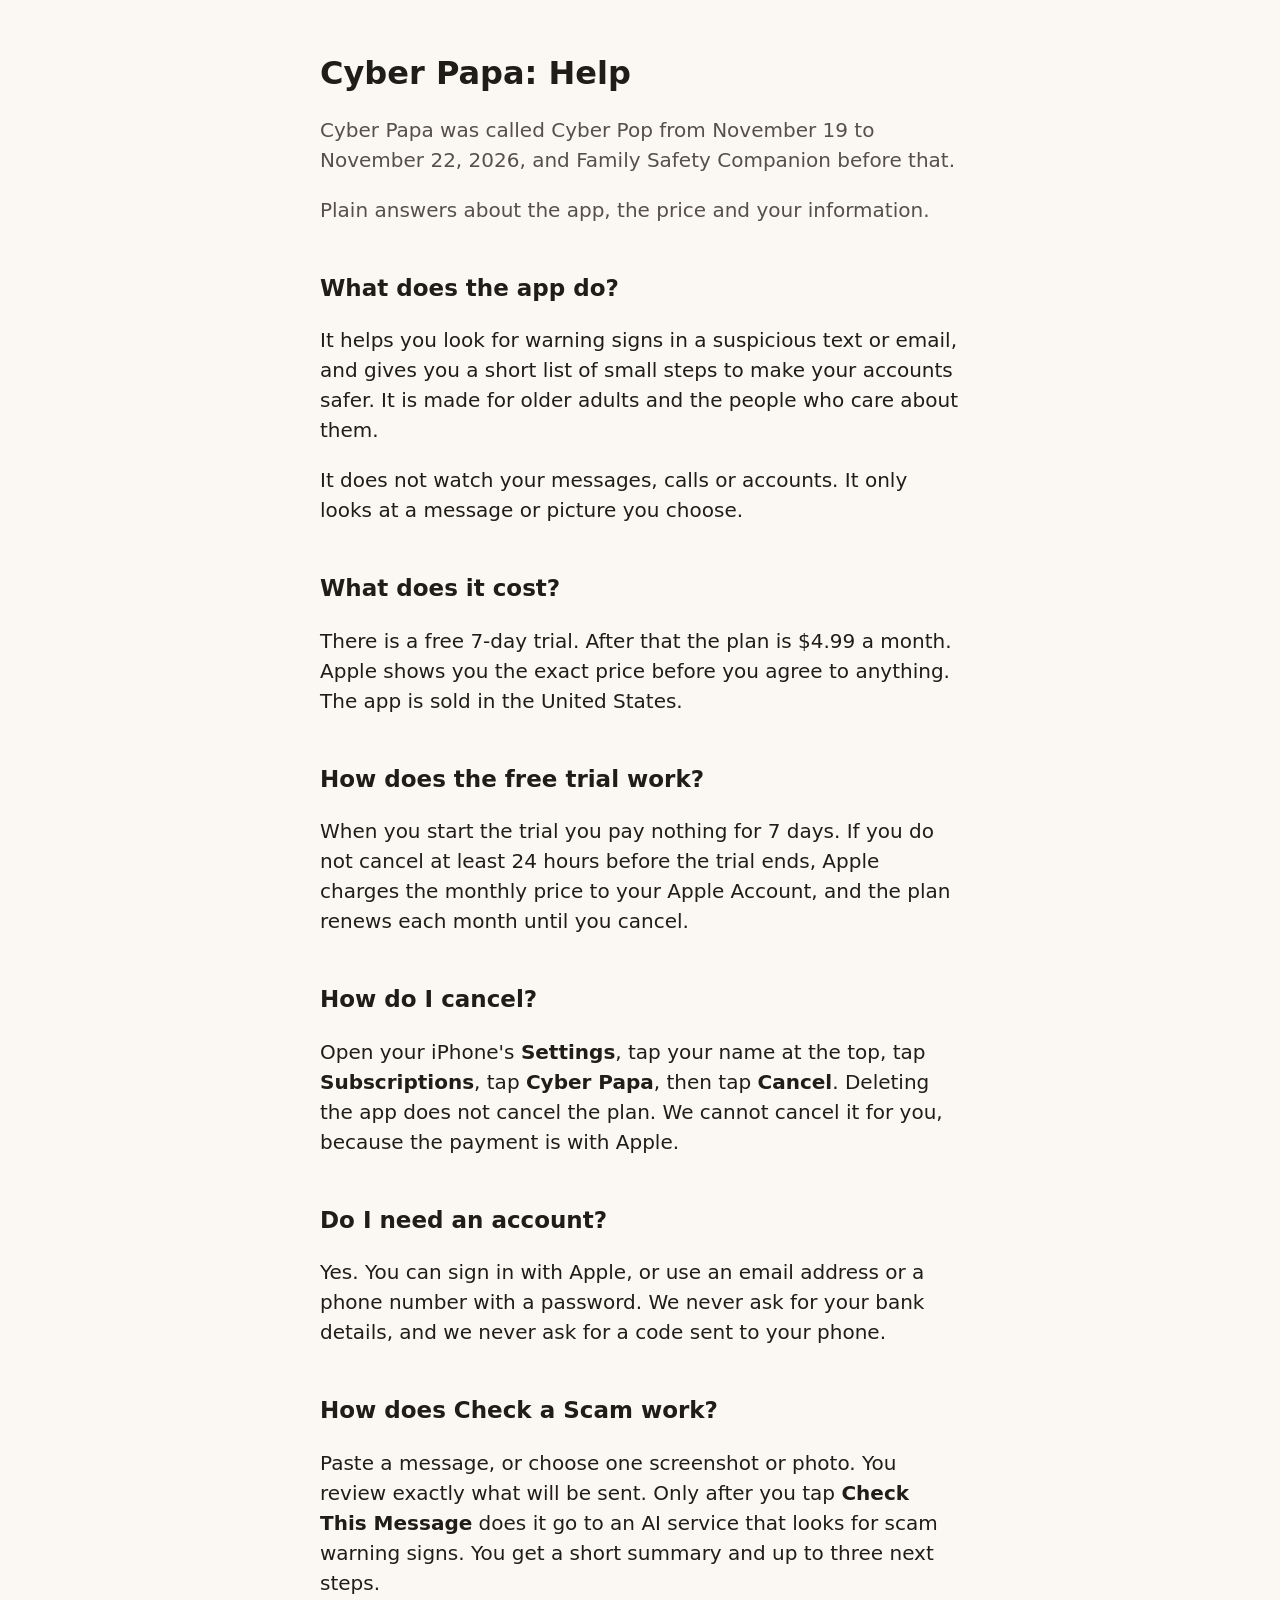
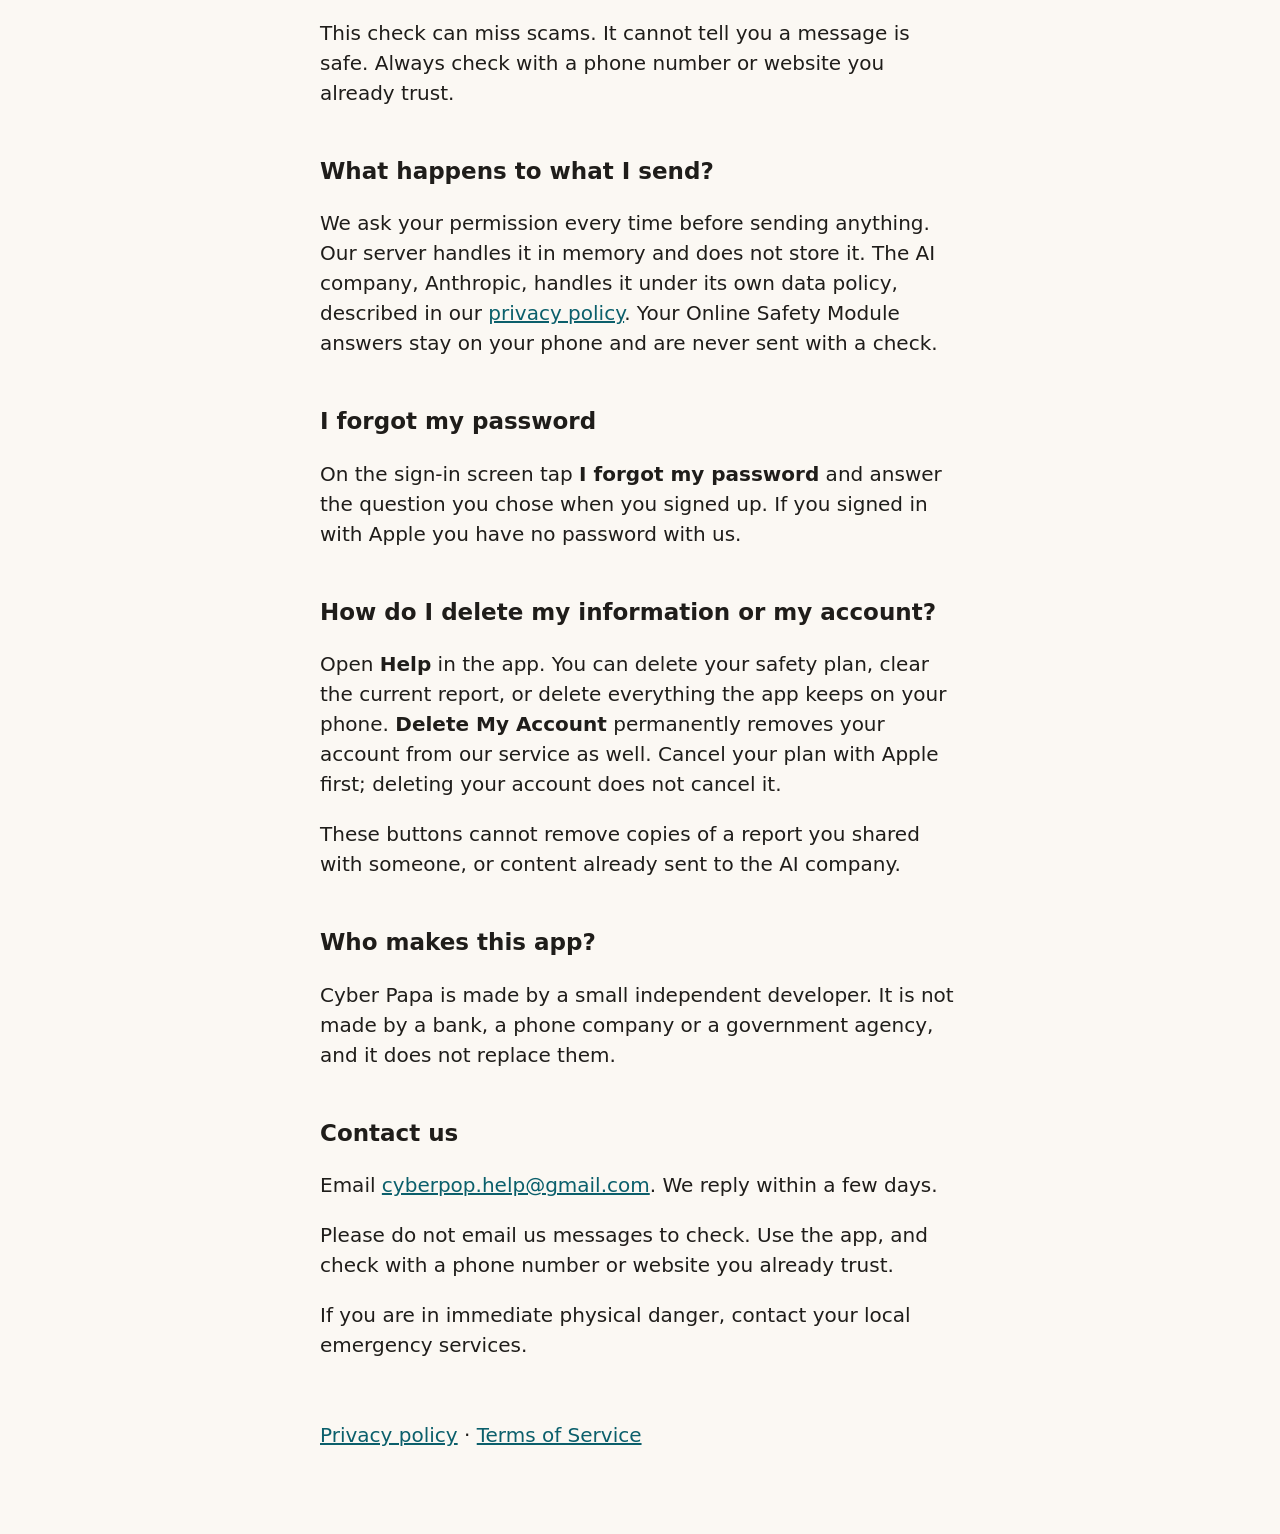
<file: index.html>
<!doctype html>
<html lang="en">
<head>
<meta charset="utf-8">
<meta name="viewport" content="width=device-width, initial-scale=1">
<title>Help · Cyber Papa</title>
<link rel="stylesheet" href="style.css">
</head>
<body>
<main>
<h1>Cyber Papa: Help</h1>
<p class="meta">Cyber Papa was called Cyber Pop from November 19 to November 22, 2026, and Family Safety Companion before that.</p>
<p class="lead">Plain answers about the app, the price and your information.</p>

<h2>What does the app do?</h2>
<p>It helps you look for warning signs in a suspicious text or email, and gives you a short list of small steps to make your accounts safer. It is made for older adults and the people who care about them.</p>
<p>It does not watch your messages, calls or accounts. It only looks at a message or picture you choose.</p>

<h2>What does it cost?</h2>
<p>There is a free 7-day trial. After that the plan is $4.99 a month. Apple shows you the exact price before you agree to anything. The app is sold in the United States.</p>

<h2>How does the free trial work?</h2>
<p>When you start the trial you pay nothing for 7 days. If you do not cancel at least 24 hours before the trial ends, Apple charges the monthly price to your Apple Account, and the plan renews each month until you cancel.</p>

<h2>How do I cancel?</h2>
<p>Open your iPhone's <strong>Settings</strong>, tap your name at the top, tap <strong>Subscriptions</strong>, tap <strong>Cyber Papa</strong>, then tap <strong>Cancel</strong>. Deleting the app does not cancel the plan. We cannot cancel it for you, because the payment is with Apple.</p>

<h2>Do I need an account?</h2>
<p>Yes. You can sign in with Apple, or use an email address or a phone number with a password. We never ask for your bank details, and we never ask for a code sent to your phone.</p>

<h2>How does Check a Scam work?</h2>
<p>Paste a message, or choose one screenshot or photo. You review exactly what will be sent. Only after you tap <strong>Check This Message</strong> does it go to an AI service that looks for scam warning signs. You get a short summary and up to three next steps.</p>
<p>This check can miss scams. It cannot tell you a message is safe. Always check with a phone number or website you already trust.</p>

<h2>What happens to what I send?</h2>
<p>We ask your permission every time before sending anything. Our server handles it in memory and does not store it. The AI company, Anthropic, handles it under its own data policy, described in our <a href="privacy.html">privacy policy</a>. Your Online Safety Module answers stay on your phone and are never sent with a check.</p>

<h2>I forgot my password</h2>
<p>On the sign-in screen tap <strong>I forgot my password</strong> and answer the question you chose when you signed up. If you signed in with Apple you have no password with us.</p>

<h2>How do I delete my information or my account?</h2>
<p>Open <strong>Help</strong> in the app. You can delete your safety plan, clear the current report, or delete everything the app keeps on your phone. <strong>Delete My Account</strong> permanently removes your account from our service as well. Cancel your plan with Apple first; deleting your account does not cancel it.</p>
<p>These buttons cannot remove copies of a report you shared with someone, or content already sent to the AI company.</p>

<h2>Who makes this app?</h2>
<p>Cyber Papa is made by a small independent developer. It is not made by a bank, a phone company or a government agency, and it does not replace them.</p>

<h2>Contact us</h2>
<p>Email <a href="mailto:cyberpop.help@gmail.com">cyberpop.help@gmail.com</a>. We reply within a few days.</p>
<p>Please do not email us messages to check. Use the app, and check with a phone number or website you already trust.</p>
<p>If you are in immediate physical danger, contact your local emergency services.</p>

<p class="nav"><a href="privacy.html">Privacy policy</a> · <a href="terms.html">Terms of Service</a></p>
</main>
</body>
</html>
</file>
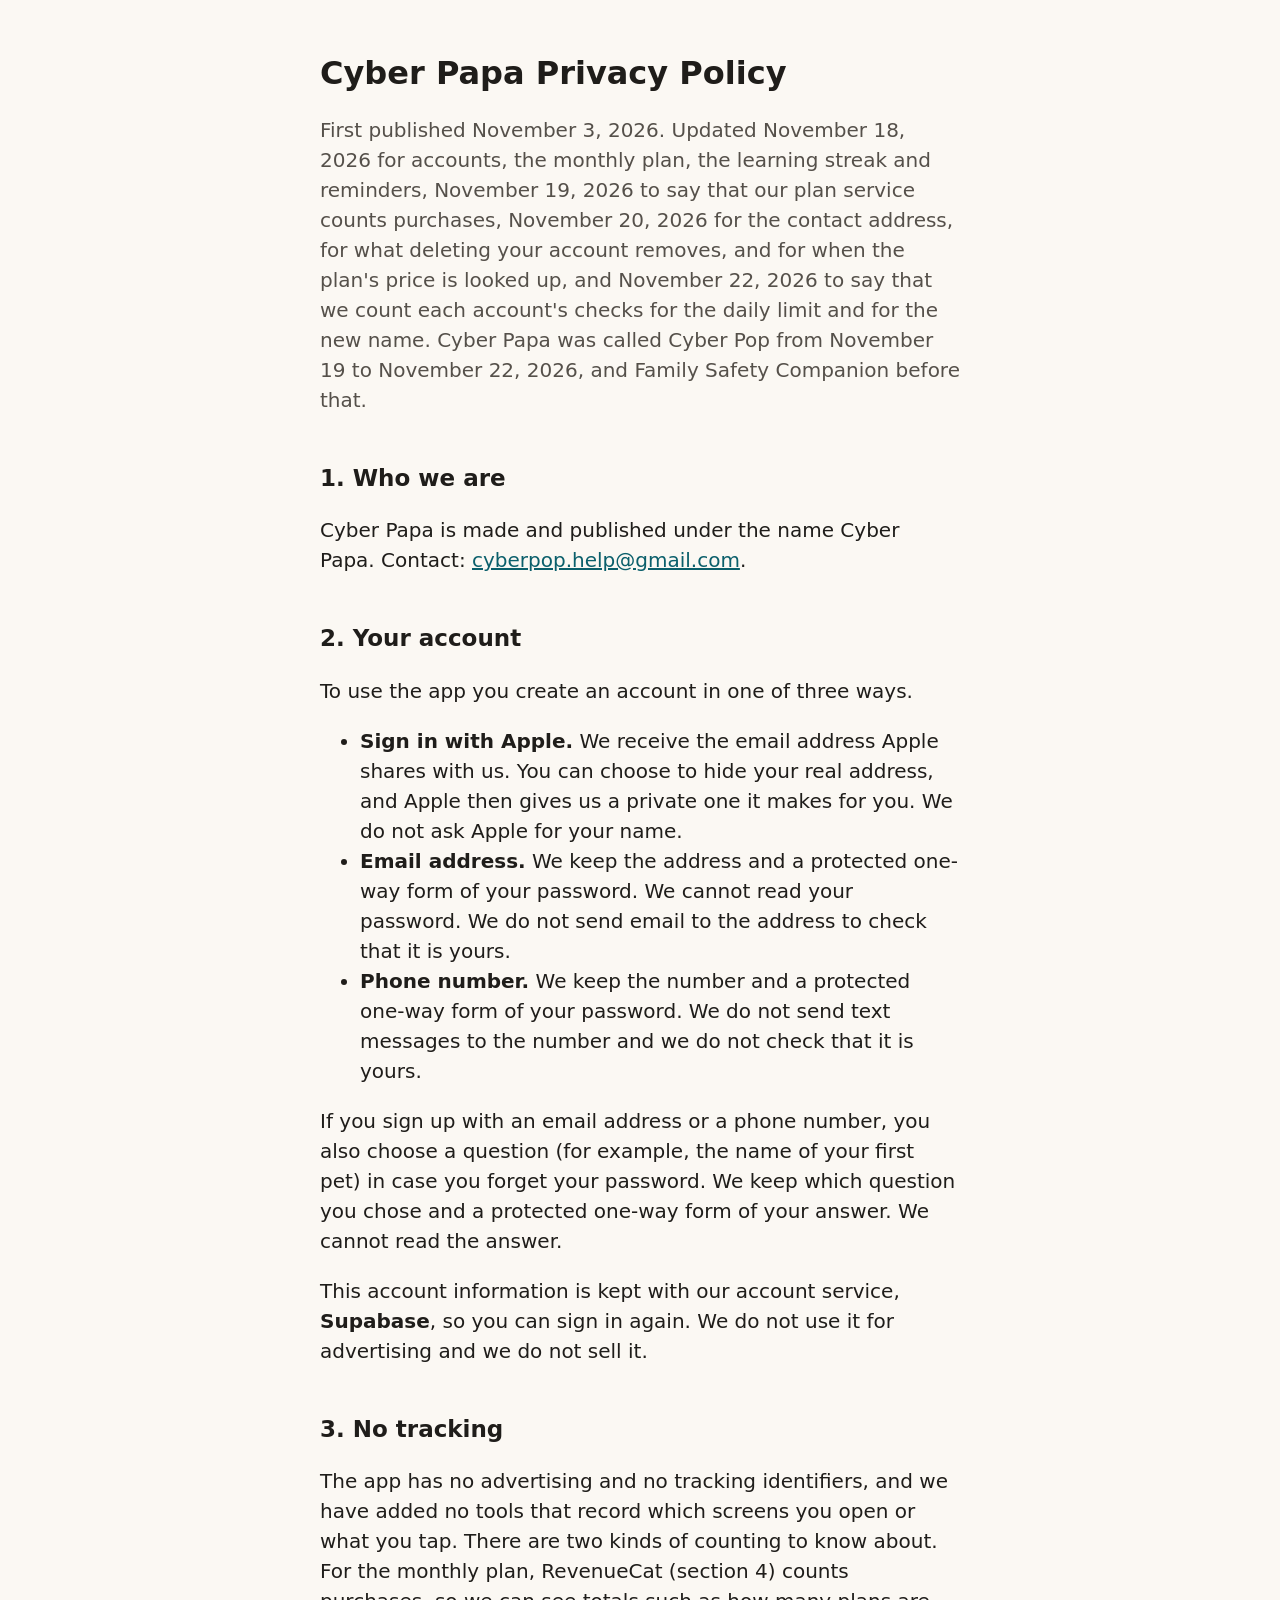
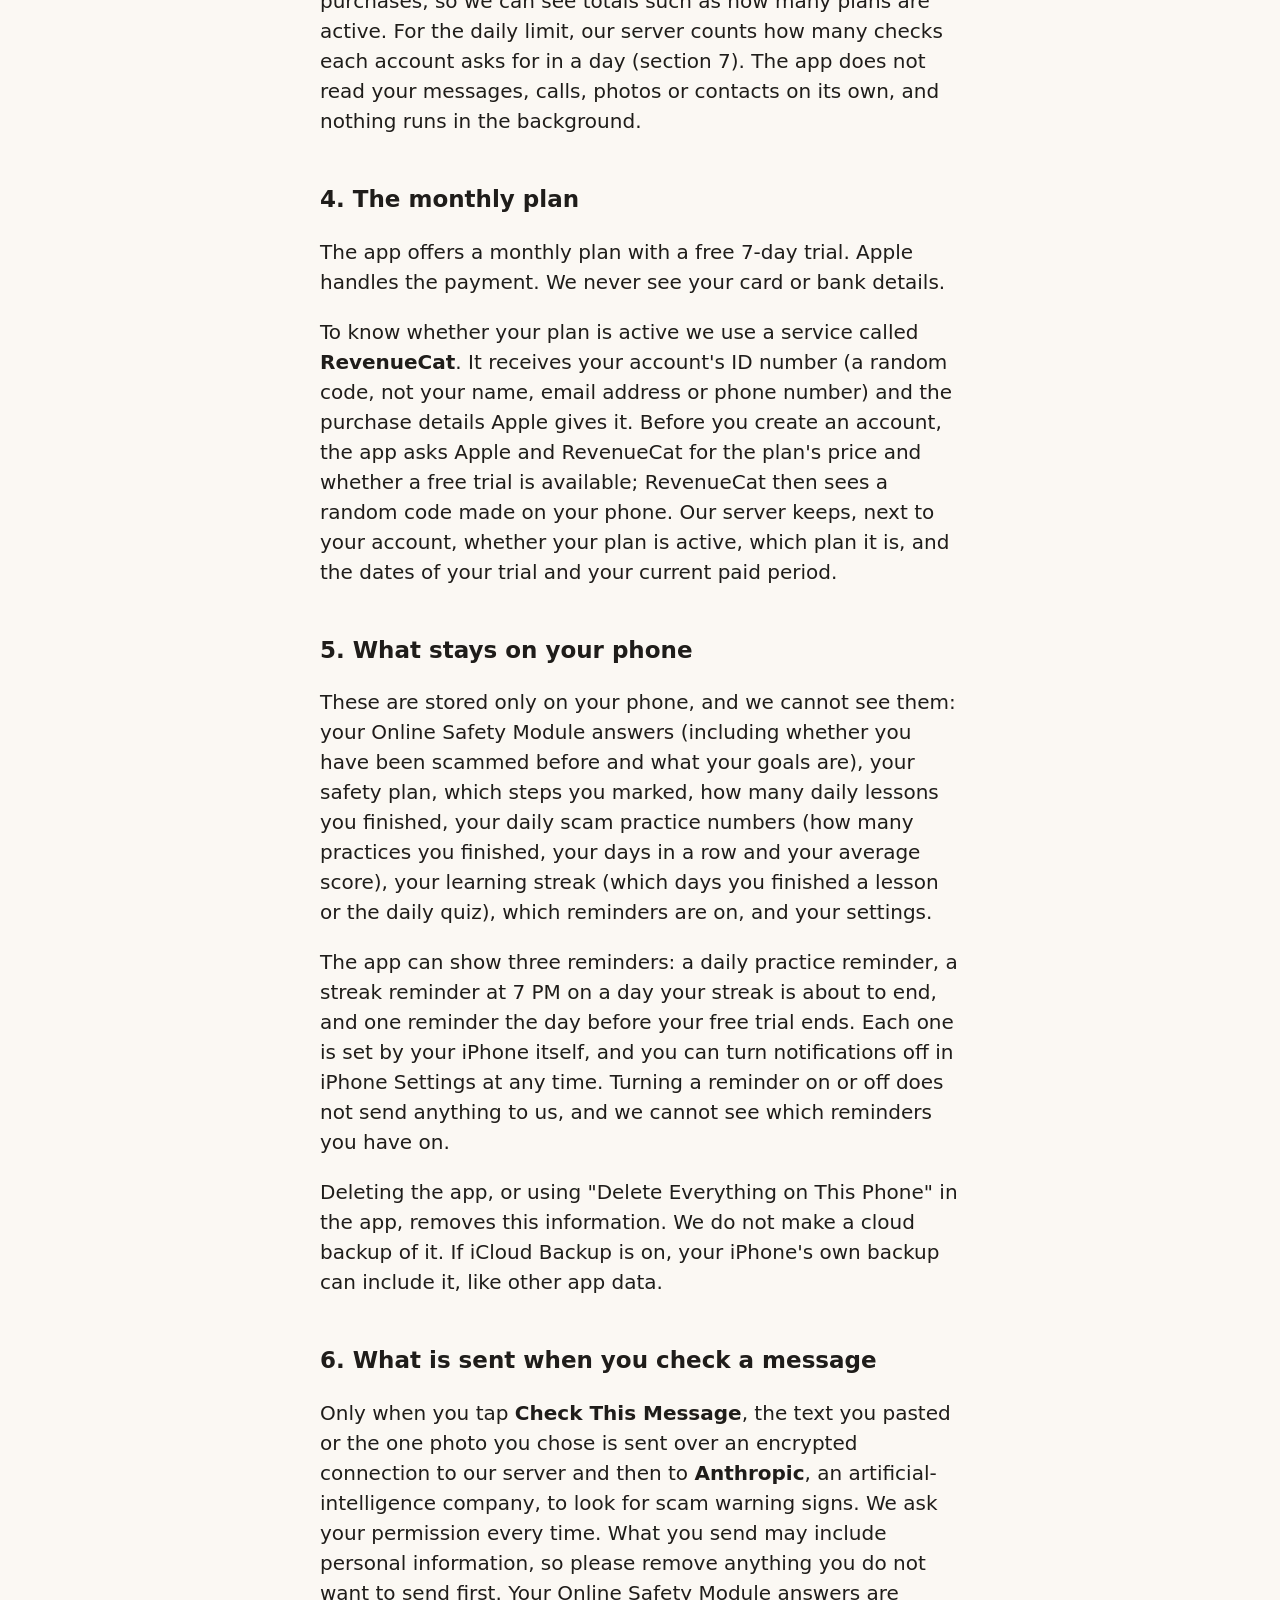
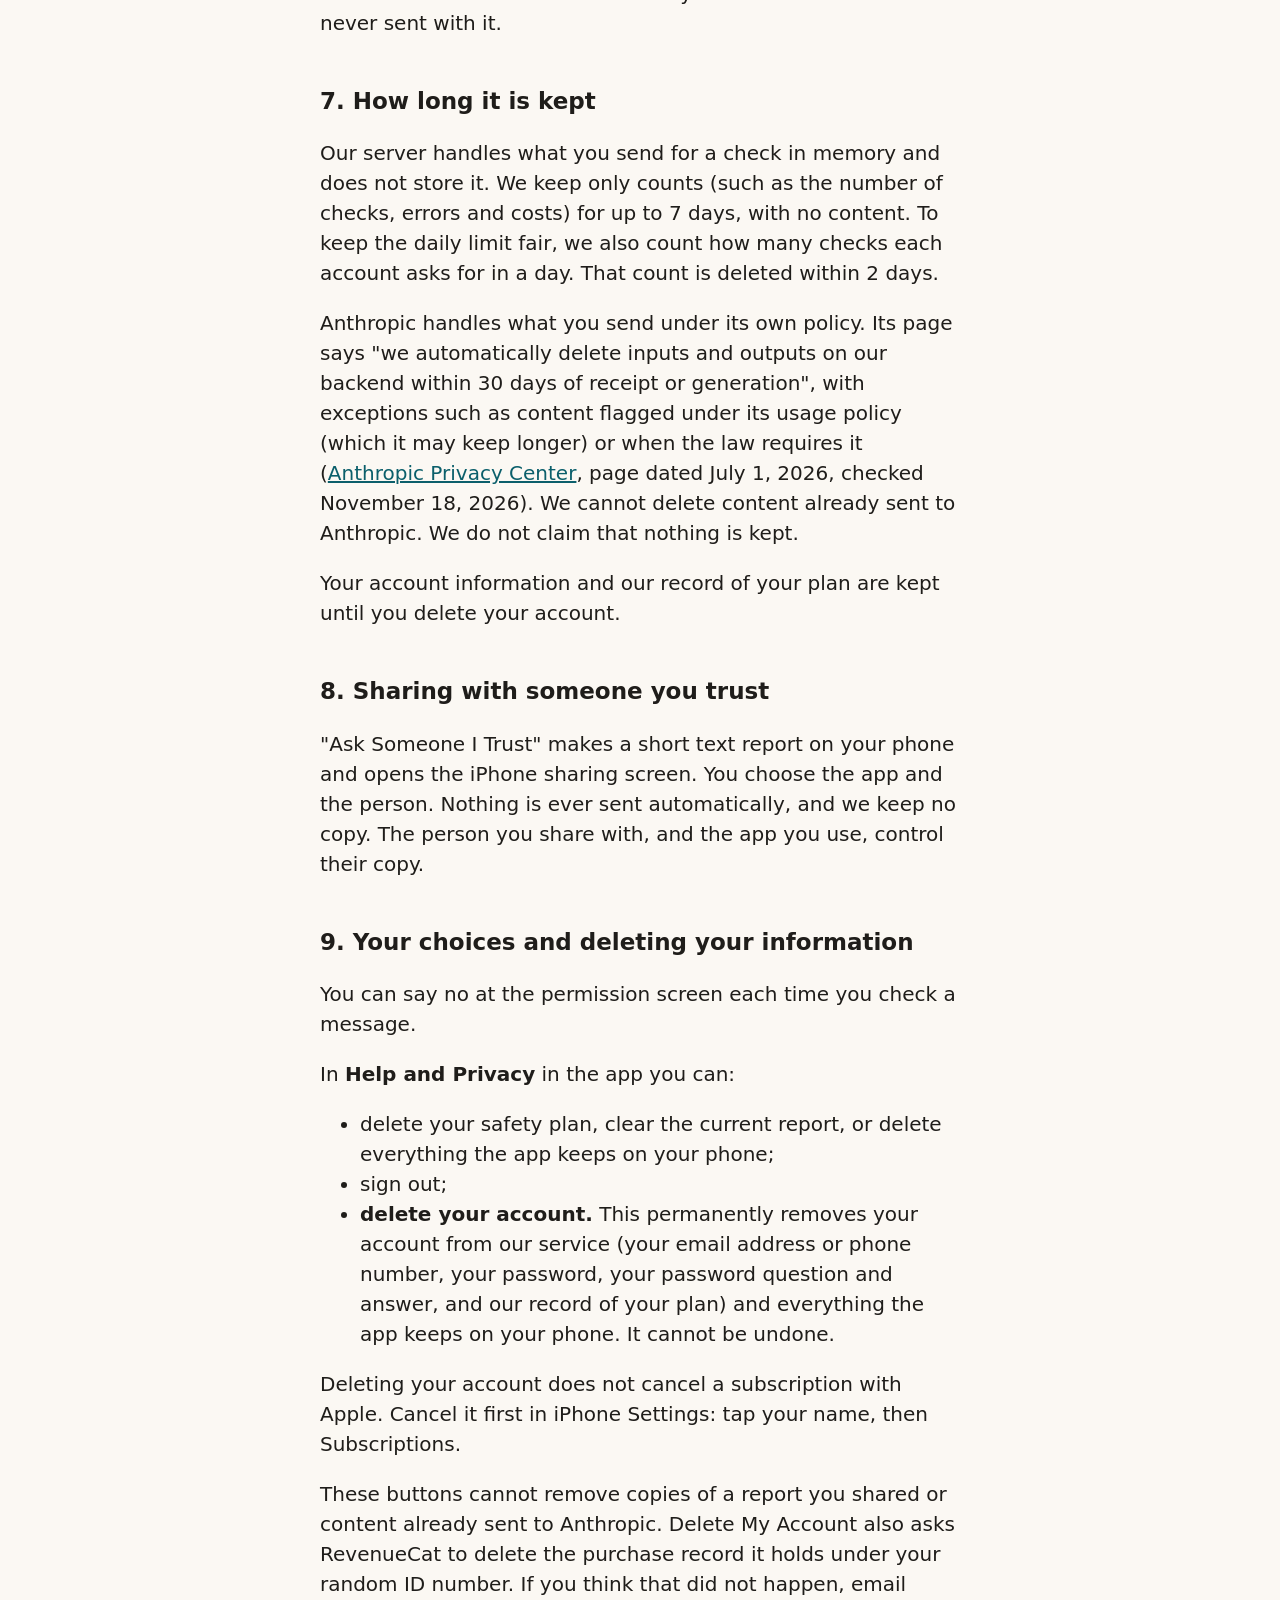
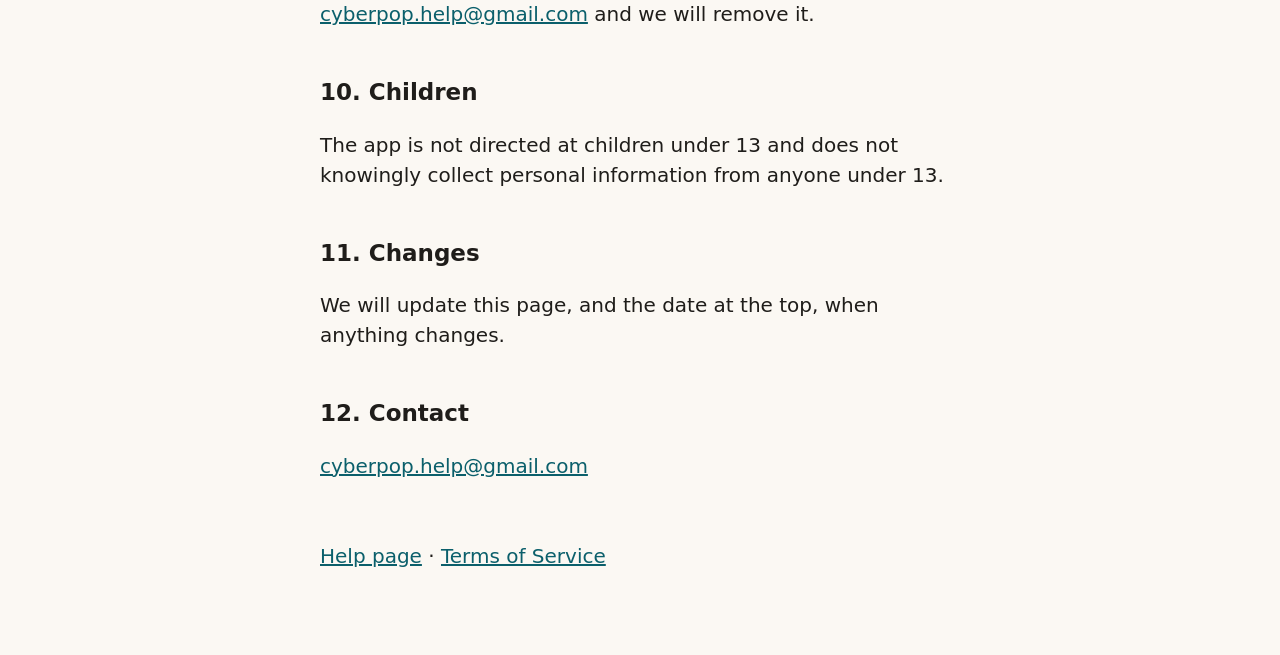
<file: privacy.html>
<!doctype html>
<html lang="en">
<head>
<meta charset="utf-8">
<meta name="viewport" content="width=device-width, initial-scale=1">
<title>Privacy Policy · Cyber Papa</title>
<link rel="stylesheet" href="style.css">
</head>
<body>
<main>
<h1>Cyber Papa Privacy Policy</h1>
<p class="meta">First published November 3, 2026. Updated November 18, 2026 for accounts, the monthly plan, the learning streak and reminders, November 19, 2026 to say that our plan service counts purchases, November 20, 2026 for the contact address, for what deleting your account removes, and for when the plan's price is looked up, and November 22, 2026 to say that we count each account's checks for the daily limit and for the new name. Cyber Papa was called Cyber Pop from November 19 to November 22, 2026, and Family Safety Companion before that.</p>

<h2>1. Who we are</h2>
<p>Cyber Papa is made and published under the name Cyber Papa. Contact: <a href="mailto:cyberpop.help@gmail.com">cyberpop.help@gmail.com</a>.</p>

<h2>2. Your account</h2>
<p>To use the app you create an account in one of three ways.</p>
<ul>
<li><strong>Sign in with Apple.</strong> We receive the email address Apple shares with us. You can choose to hide your real address, and Apple then gives us a private one it makes for you. We do not ask Apple for your name.</li>
<li><strong>Email address.</strong> We keep the address and a protected one-way form of your password. We cannot read your password. We do not send email to the address to check that it is yours.</li>
<li><strong>Phone number.</strong> We keep the number and a protected one-way form of your password. We do not send text messages to the number and we do not check that it is yours.</li>
</ul>
<p>If you sign up with an email address or a phone number, you also choose a question (for example, the name of your first pet) in case you forget your password. We keep which question you chose and a protected one-way form of your answer. We cannot read the answer.</p>
<p>This account information is kept with our account service, <strong>Supabase</strong>, so you can sign in again. We do not use it for advertising and we do not sell it.</p>

<h2>3. No tracking</h2>
<p>The app has no advertising and no tracking identifiers, and we have added no tools that record which screens you open or what you tap. There are two kinds of counting to know about. For the monthly plan, RevenueCat (section 4) counts purchases, so we can see totals such as how many plans are active. For the daily limit, our server counts how many checks each account asks for in a day (section 7). The app does not read your messages, calls, photos or contacts on its own, and nothing runs in the background.</p>

<h2>4. The monthly plan</h2>
<p>The app offers a monthly plan with a free 7-day trial. Apple handles the payment. We never see your card or bank details.</p>
<p>To know whether your plan is active we use a service called <strong>RevenueCat</strong>. It receives your account's ID number (a random code, not your name, email address or phone number) and the purchase details Apple gives it. Before you create an account, the app asks Apple and RevenueCat for the plan's price and whether a free trial is available; RevenueCat then sees a random code made on your phone. Our server keeps, next to your account, whether your plan is active, which plan it is, and the dates of your trial and your current paid period.</p>

<h2>5. What stays on your phone</h2>
<p>These are stored only on your phone, and we cannot see them: your Online Safety Module answers (including whether you have been scammed before and what your goals are), your safety plan, which steps you marked, how many daily lessons you finished, your daily scam practice numbers (how many practices you finished, your days in a row and your average score), your learning streak (which days you finished a lesson or the daily quiz), which reminders are on, and your settings.</p>
<p>The app can show three reminders: a daily practice reminder, a streak reminder at 7 PM on a day your streak is about to end, and one reminder the day before your free trial ends. Each one is set by your iPhone itself, and you can turn notifications off in iPhone Settings at any time. Turning a reminder on or off does not send anything to us, and we cannot see which reminders you have on.</p>
<p>Deleting the app, or using "Delete Everything on This Phone" in the app, removes this information. We do not make a cloud backup of it. If iCloud Backup is on, your iPhone's own backup can include it, like other app data.</p>

<h2>6. What is sent when you check a message</h2>
<p>Only when you tap <strong>Check This Message</strong>, the text you pasted or the one photo you chose is sent over an encrypted connection to our server and then to <strong>Anthropic</strong>, an artificial-intelligence company, to look for scam warning signs. We ask your permission every time. What you send may include personal information, so please remove anything you do not want to send first. Your Online Safety Module answers are never sent with it.</p>

<h2>7. How long it is kept</h2>
<p>Our server handles what you send for a check in memory and does not store it. We keep only counts (such as the number of checks, errors and costs) for up to 7 days, with no content. To keep the daily limit fair, we also count how many checks each account asks for in a day. That count is deleted within 2 days.</p>
<p>Anthropic handles what you send under its own policy. Its page says "we automatically delete inputs and outputs on our backend within 30 days of receipt or generation", with exceptions such as content flagged under its usage policy (which it may keep longer) or when the law requires it (<a href="https://privacy.claude.com/en/articles/7996866-how-long-do-you-store-my-organization-s-data">Anthropic Privacy Center</a>, page dated July 1, 2026, checked November 18, 2026). We cannot delete content already sent to Anthropic. We do not claim that nothing is kept.</p>
<p>Your account information and our record of your plan are kept until you delete your account.</p>

<h2>8. Sharing with someone you trust</h2>
<p>"Ask Someone I Trust" makes a short text report on your phone and opens the iPhone sharing screen. You choose the app and the person. Nothing is ever sent automatically, and we keep no copy. The person you share with, and the app you use, control their copy.</p>

<h2>9. Your choices and deleting your information</h2>
<p>You can say no at the permission screen each time you check a message.</p>
<p>In <strong>Help and Privacy</strong> in the app you can:</p>
<ul>
<li>delete your safety plan, clear the current report, or delete everything the app keeps on your phone;</li>
<li>sign out;</li>
<li><strong>delete your account.</strong> This permanently removes your account from our service (your email address or phone number, your password, your password question and answer, and our record of your plan) and everything the app keeps on your phone. It cannot be undone.</li>
</ul>
<p>Deleting your account does not cancel a subscription with Apple. Cancel it first in iPhone Settings: tap your name, then Subscriptions.</p>
<p>These buttons cannot remove copies of a report you shared or content already sent to Anthropic. Delete My Account also asks RevenueCat to delete the purchase record it holds under your random ID number. If you think that did not happen, email <a href="mailto:cyberpop.help@gmail.com">cyberpop.help@gmail.com</a> and we will remove it.</p>

<h2>10. Children</h2>
<p>The app is not directed at children under 13 and does not knowingly collect personal information from anyone under 13.</p>

<h2>11. Changes</h2>
<p>We will update this page, and the date at the top, when anything changes.</p>

<h2>12. Contact</h2>
<p><a href="mailto:cyberpop.help@gmail.com">cyberpop.help@gmail.com</a></p>

<p class="nav"><a href="./">Help page</a> · <a href="terms.html">Terms of Service</a></p>
</main>
</body>
</html>
</file>
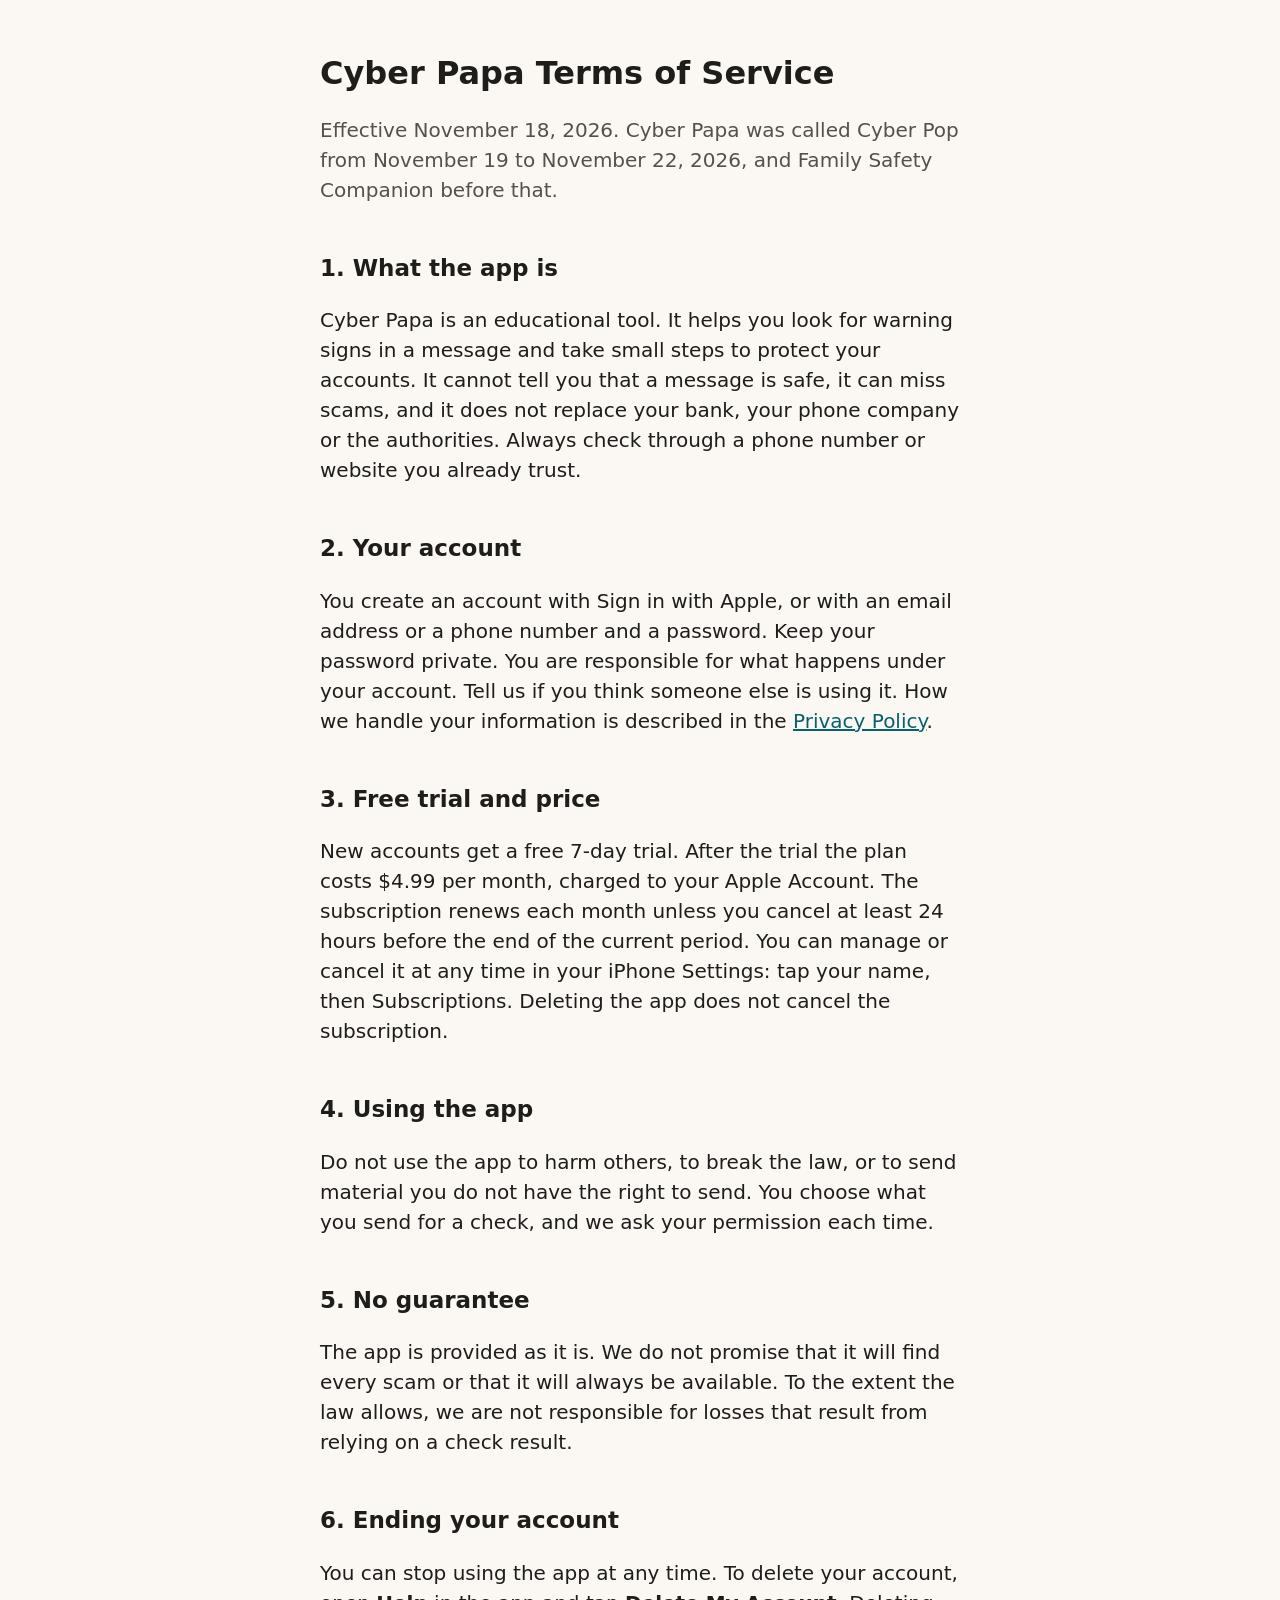
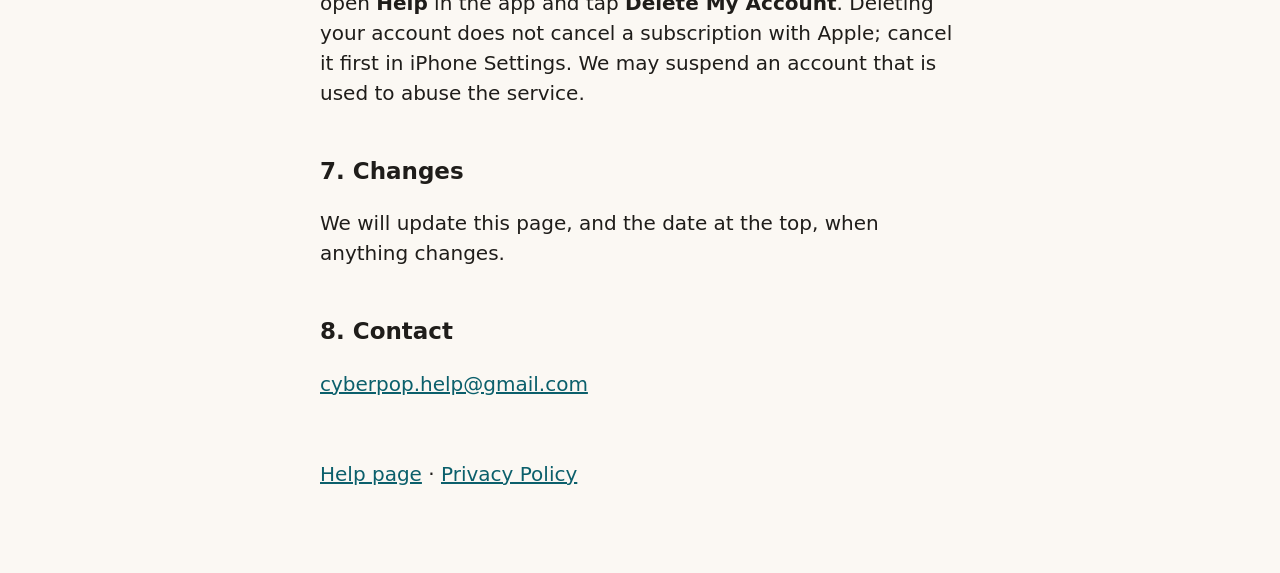
<file: terms.html>
<!doctype html>
<html lang="en">
<head>
<meta charset="utf-8">
<meta name="viewport" content="width=device-width, initial-scale=1">
<title>Terms of Service · Cyber Papa</title>
<link rel="stylesheet" href="style.css">
</head>
<body>
<main>
<h1>Cyber Papa Terms of Service</h1>
<p class="meta">Effective November 18, 2026. Cyber Papa was called Cyber Pop from November 19 to November 22, 2026, and Family Safety Companion before that.</p>

<h2>1. What the app is</h2>
<p>Cyber Papa is an educational tool. It helps you look for warning signs in a message and take small steps to protect your accounts. It cannot tell you that a message is safe, it can miss scams, and it does not replace your bank, your phone company or the authorities. Always check through a phone number or website you already trust.</p>

<h2>2. Your account</h2>
<p>You create an account with Sign in with Apple, or with an email address or a phone number and a password. Keep your password private. You are responsible for what happens under your account. Tell us if you think someone else is using it. How we handle your information is described in the <a href="privacy.html">Privacy Policy</a>.</p>

<h2>3. Free trial and price</h2>
<p>New accounts get a free 7-day trial. After the trial the plan costs $4.99 per month, charged to your Apple Account. The subscription renews each month unless you cancel at least 24 hours before the end of the current period. You can manage or cancel it at any time in your iPhone Settings: tap your name, then Subscriptions. Deleting the app does not cancel the subscription.</p>

<h2>4. Using the app</h2>
<p>Do not use the app to harm others, to break the law, or to send material you do not have the right to send. You choose what you send for a check, and we ask your permission each time.</p>

<h2>5. No guarantee</h2>
<p>The app is provided as it is. We do not promise that it will find every scam or that it will always be available. To the extent the law allows, we are not responsible for losses that result from relying on a check result.</p>

<h2>6. Ending your account</h2>
<p>You can stop using the app at any time. To delete your account, open <strong>Help</strong> in the app and tap <strong>Delete My Account</strong>. Deleting your account does not cancel a subscription with Apple; cancel it first in iPhone Settings. We may suspend an account that is used to abuse the service.</p>

<h2>7. Changes</h2>
<p>We will update this page, and the date at the top, when anything changes.</p>

<h2>8. Contact</h2>
<p><a href="mailto:cyberpop.help@gmail.com">cyberpop.help@gmail.com</a></p>

<p class="nav"><a href="./">Help page</a> · <a href="privacy.html">Privacy Policy</a></p>
</main>
</body>
</html>
</file>
<file: style.css>
:root {
  color-scheme: light dark;
  --bg: #fbf8f3;
  --text: #1f1d1a;
  --muted: #55504a;
  --link: #0b5f6b;
}
@media (prefers-color-scheme: dark) {
  :root { --bg: #161513; --text: #f2efe9; --muted: #bdb7ae; --link: #7fd3dd; }
}
body {
  margin: 0;
  background: var(--bg);
  color: var(--text);
  font: 20px/1.5 -apple-system, BlinkMacSystemFont, "Segoe UI", system-ui, sans-serif;
}
main { max-width: 40rem; margin: 0 auto; padding: 2rem 16px 4rem; }
h1 { font-size: 1.6em; line-height: 1.25; }
h2 { font-size: 1.15em; margin-top: 2em; }
.meta, .lead { color: var(--muted); }
a { color: var(--link); }
.nav { margin-top: 3em; }
</file>
